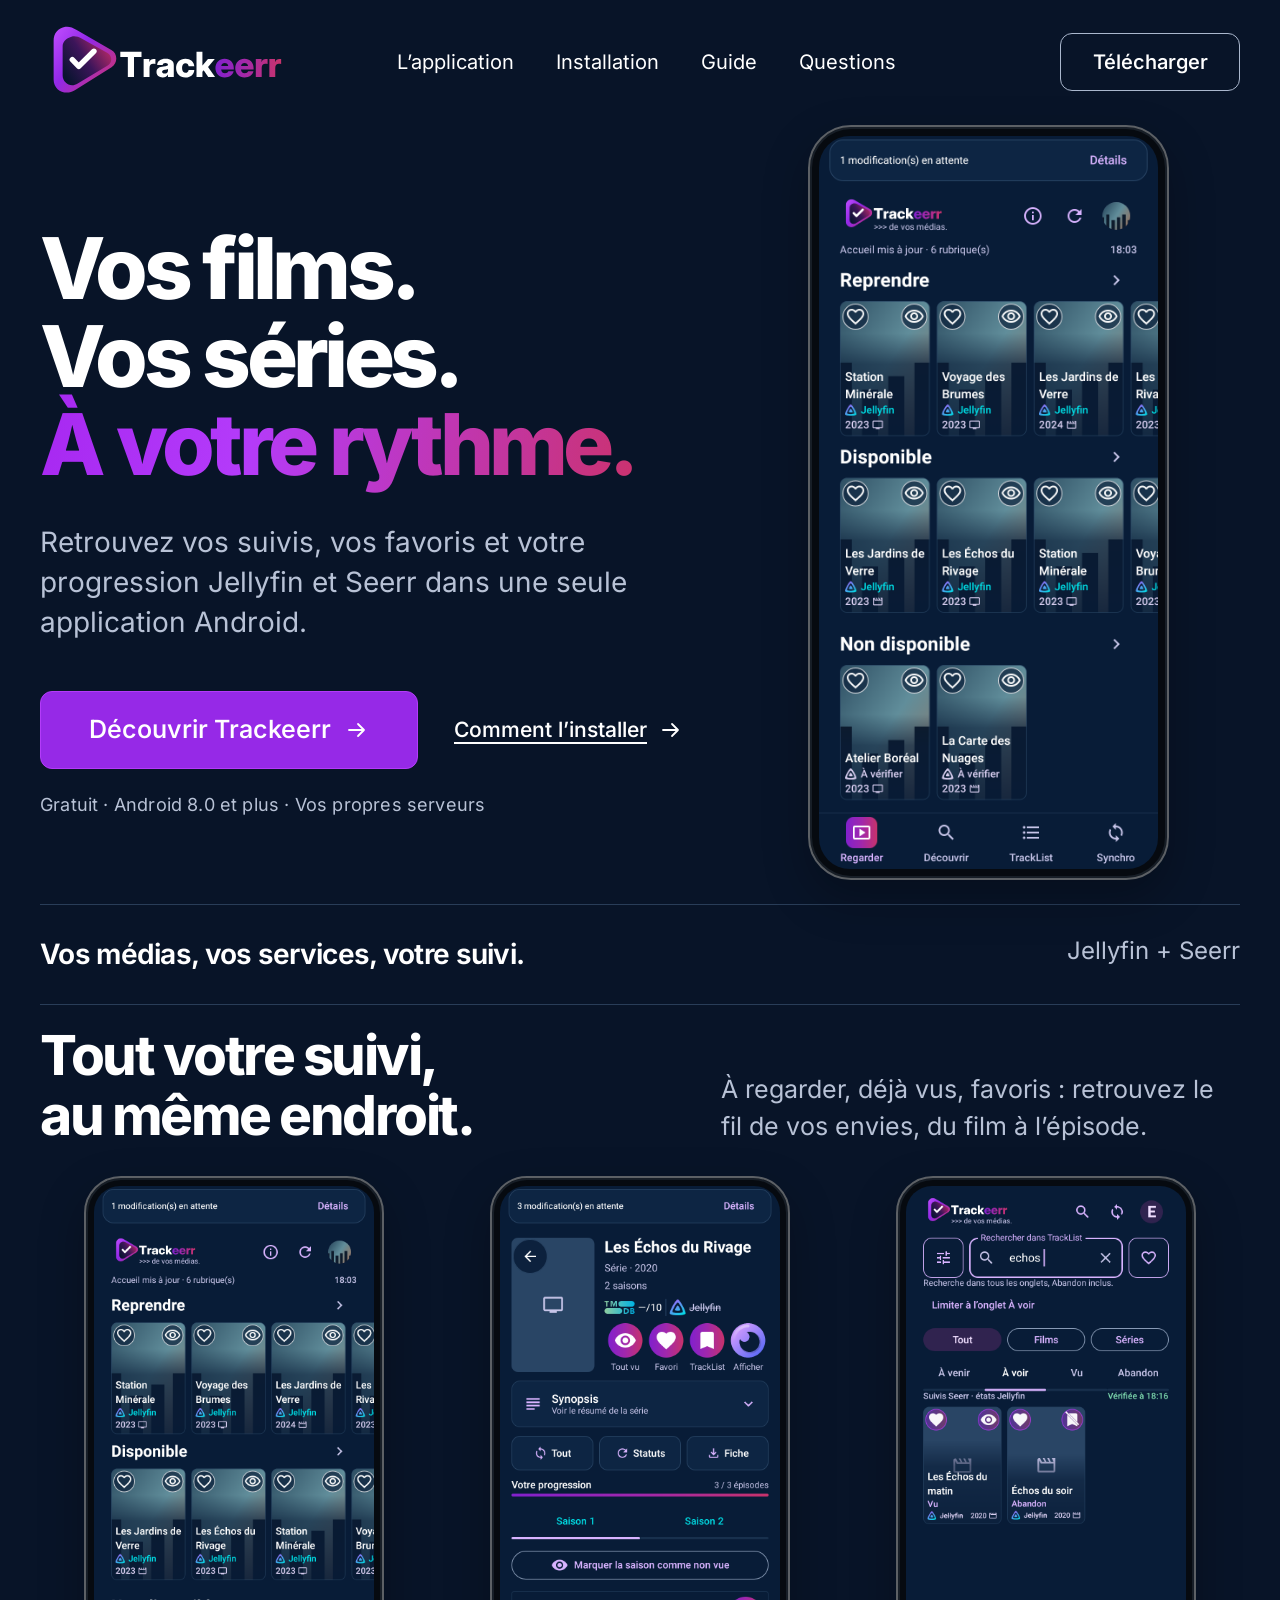
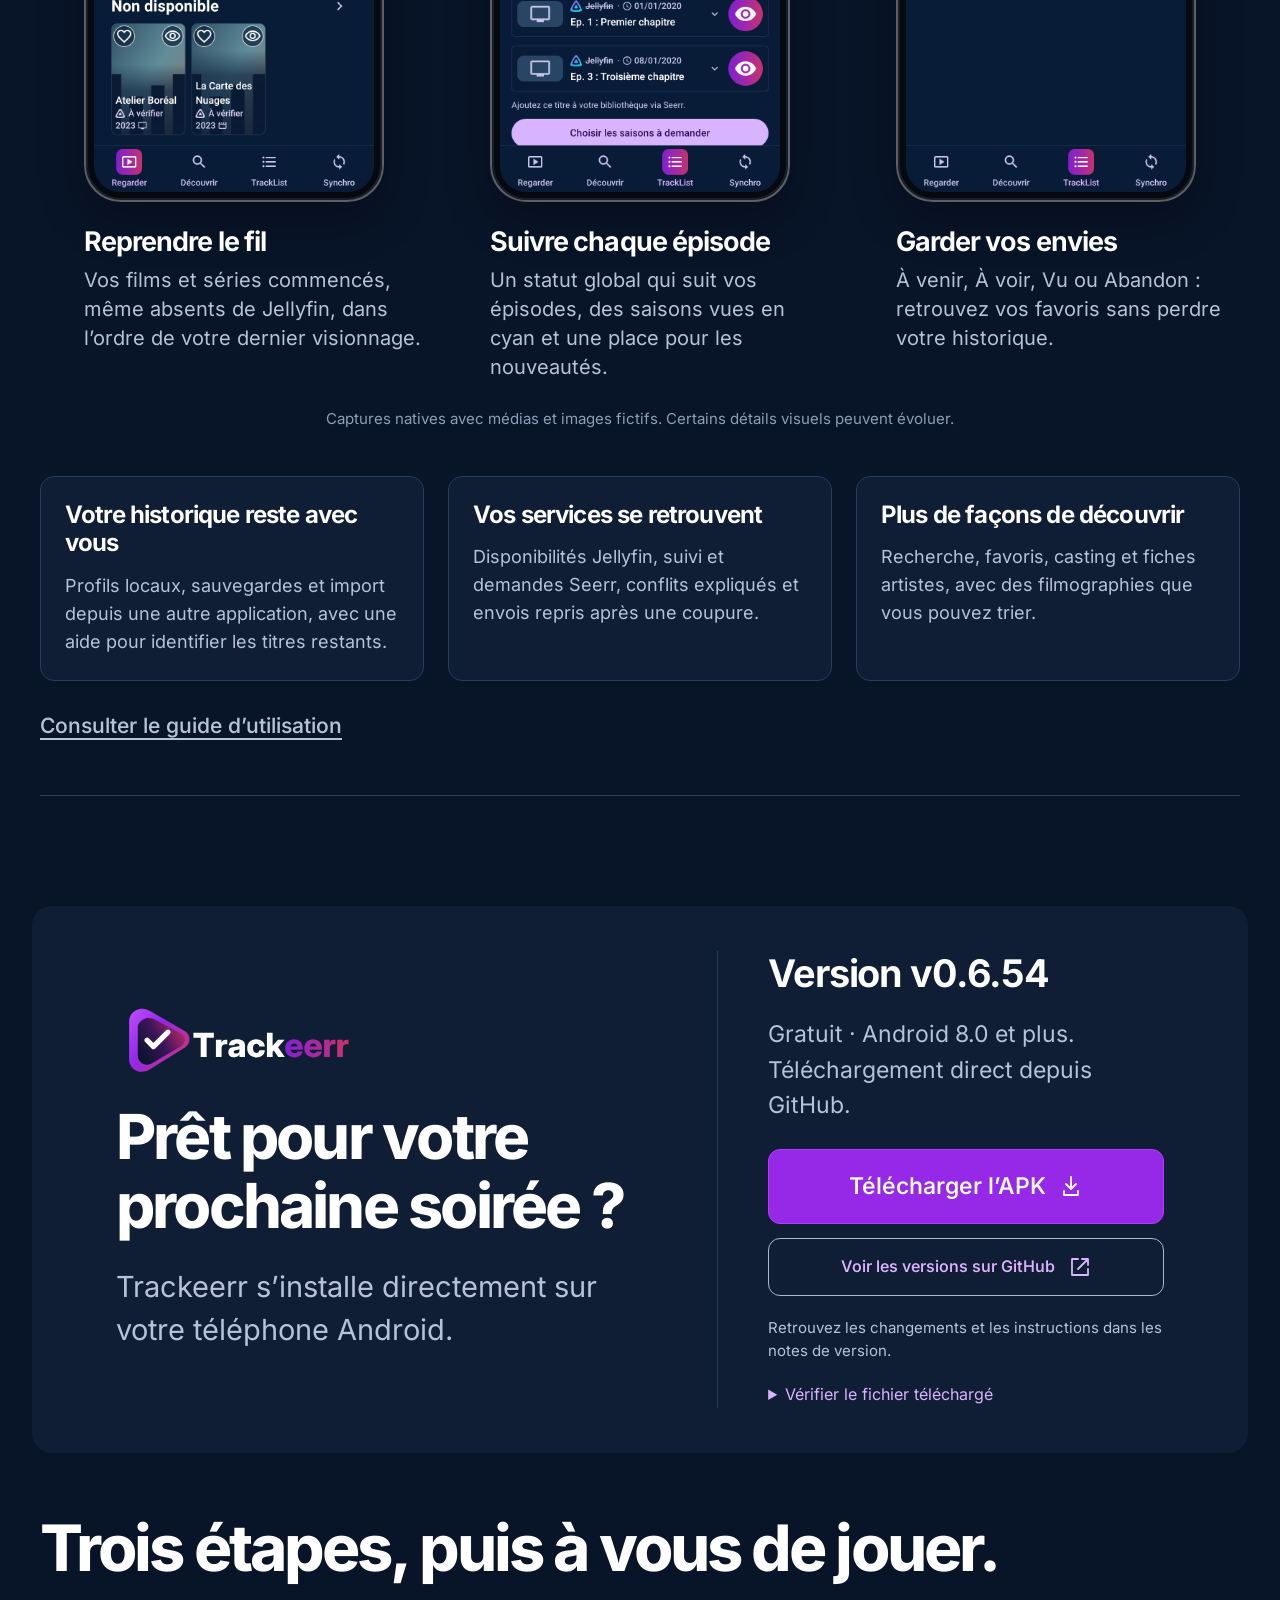
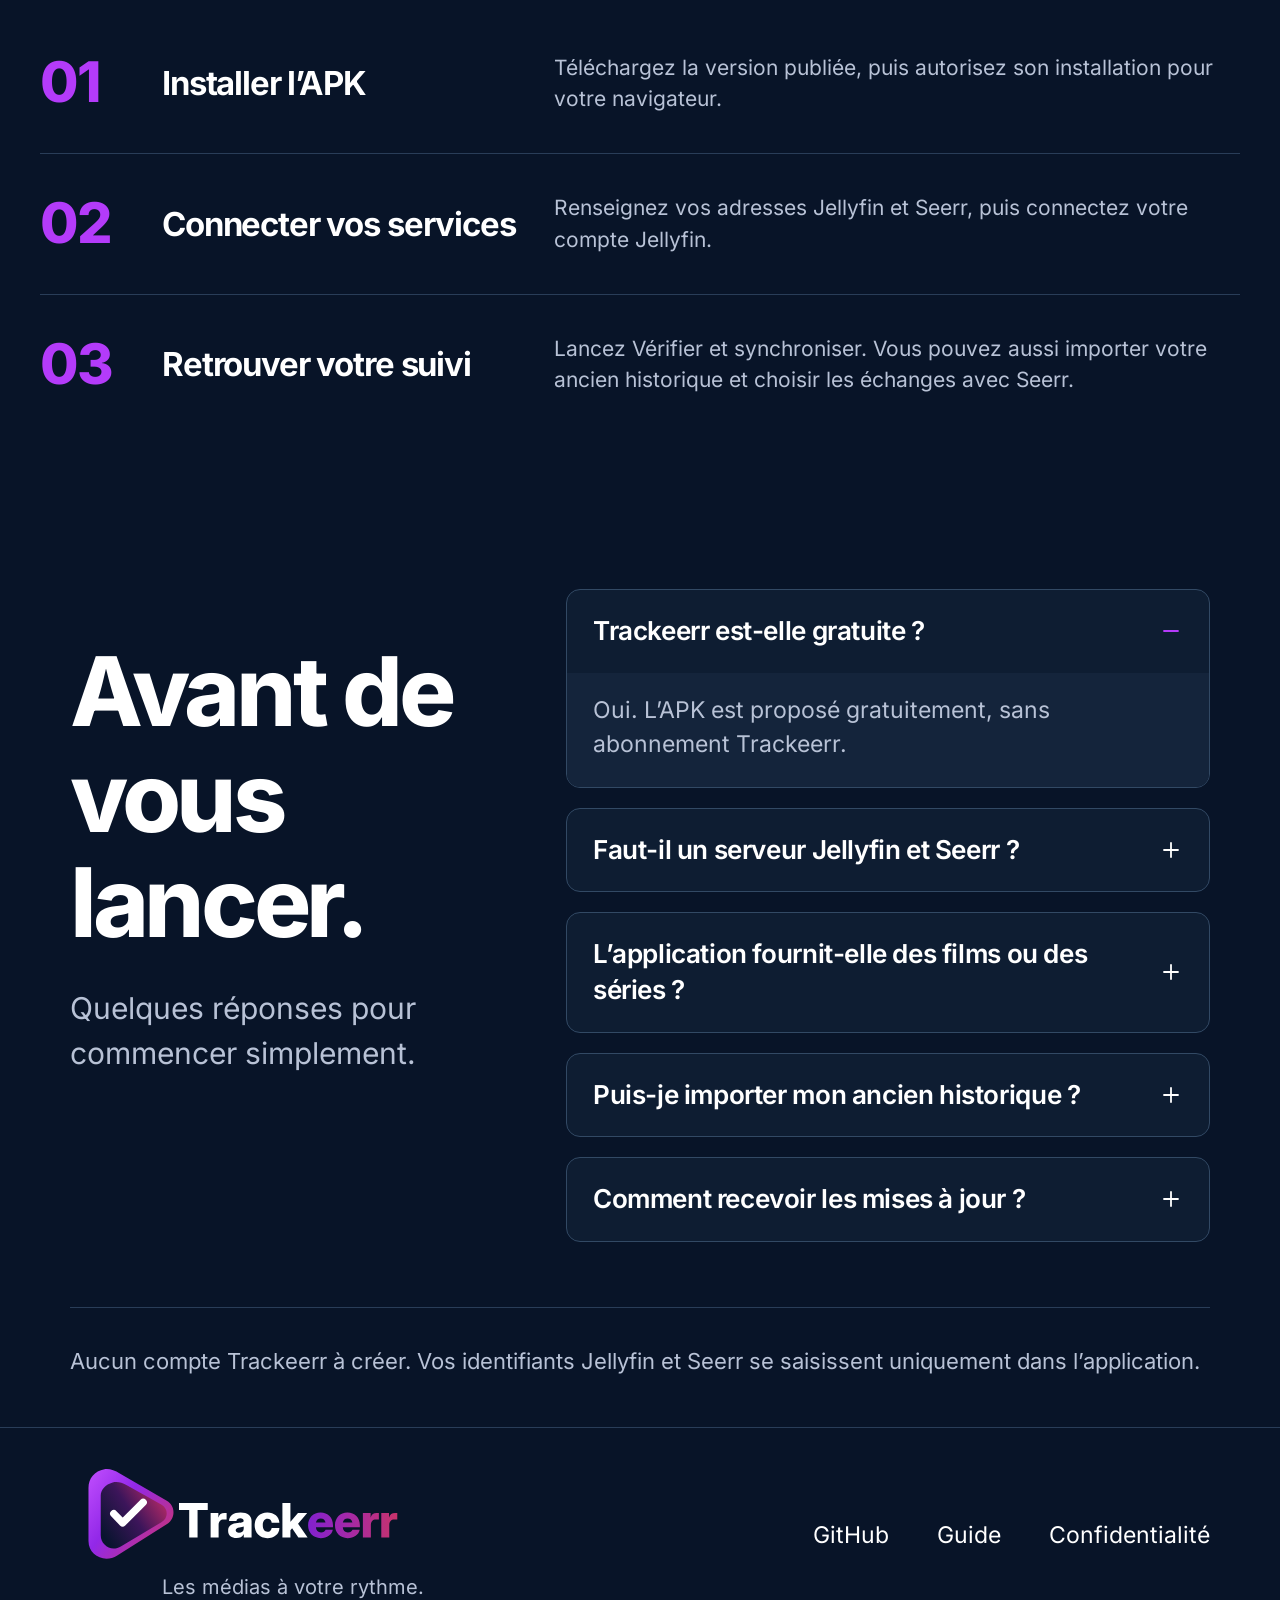
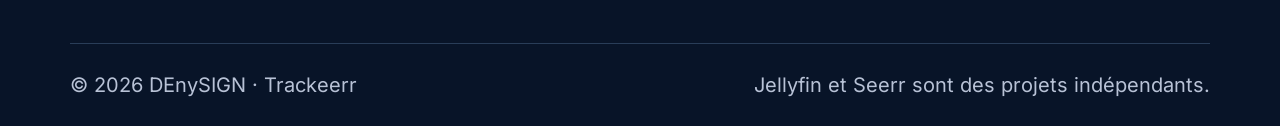
<file: docs/index.html>
<!doctype html>
<html lang="fr">
<head>
  <meta charset="utf-8">
  <meta name="viewport" content="width=device-width,initial-scale=1">
  <meta name="referrer" content="no-referrer">
  <meta http-equiv="Content-Security-Policy" content="default-src 'none'; script-src 'self'; style-src 'self'; img-src 'self'; font-src 'self'; connect-src 'self'; base-uri 'none'; form-action 'none'; object-src 'none'">
  <meta name="theme-color" content="#081428">
  <meta name="description" content="Trackeerr, l’application Android gratuite pour retrouver vos suivis, favoris et épisodes Jellyfin et Seerr au même endroit.">
  <meta property="og:type" content="website">
  <meta property="og:title" content="Trackeerr — Les médias à votre rythme.">
  <meta property="og:description" content="Vos films, vos séries et votre progression Jellyfin et Seerr dans une seule application Android.">
  <meta property="og:url" content="https://denysign.github.io/Trackeerr/">
  <title>Trackeerr — Les médias à votre rythme.</title>
  <link rel="canonical" href="https://denysign.github.io/Trackeerr/">
  <link rel="icon" type="image/svg+xml" href="./assets/brand/logo-icon.svg">
  <link rel="preload" href="./assets/fonts/inter-latin.woff2" as="font" type="font/woff2" crossorigin>
  <link rel="stylesheet" href="./assets/site.css">
  <script src="./assets/site.js" defer></script>
</head>
<body>
  <a class="skip-link" href="#contenu">Aller au contenu</a>
  <header class="header container">
    <a class="brand" href="./" aria-label="Trackeerr, accueil"><img src="./assets/brand/logo-dark-compact.svg" alt="Trackeerr" width="774" height="200"></a>
    <button class="menu-button" type="button" aria-expanded="false" aria-controls="navigation" hidden>Menu <svg viewBox="0 0 24 24" aria-hidden="true"><path d="M4 7h16M4 12h16M4 17h16"/></svg></button>
    <nav id="navigation" aria-label="Navigation principale">
      <a href="#application">L’application</a><a href="#installation">Installation</a><a href="./guide.html">Guide</a><a href="#questions">Questions</a>
    </nav>
    <a class="button button-outline header-download" href="#telecharger">Télécharger</a>
  </header>
  <main id="contenu">
    <section class="hero container" aria-labelledby="hero-title">
      <div class="hero-copy">
        <h1 id="hero-title">Vos films.<br>Vos séries.<br><span>À votre rythme.</span></h1>
        <p class="hero-description">Retrouvez vos suivis, vos favoris et votre progression Jellyfin et Seerr dans une seule application Android.</p>
        <div class="hero-actions">
          <a class="button button-primary" href="#application">Découvrir Trackeerr <svg viewBox="0 0 24 24" aria-hidden="true"><path d="M4 12h15m-6-6 6 6-6 6"/></svg></a>
          <a class="text-link" href="#installation">Comment l’installer <svg viewBox="0 0 24 24" aria-hidden="true"><path d="M4 12h15m-6-6 6 6-6 6"/></svg></a>
        </div>
        <p class="hero-note">Gratuit · Android 8.0 et plus · Vos propres serveurs</p>
      </div>
      <div class="hero-preview"><div class="phone phone-hero"><img src="./assets/screenshots/accueil.png" alt="Accueil Trackeerr : les médias à reprendre et leur disponibilité dans Jellyfin." width="780" height="1688" fetchpriority="high"></div></div>
    </section>
    <div class="service-strip container"><strong>Vos médias, vos services, votre suivi.</strong><span>Jellyfin + Seerr</span></div>

    <section class="tour container section" id="application" aria-labelledby="tour-title">
      <div class="section-intro"><h2 id="tour-title">Tout votre suivi,<br>au même endroit.</h2><p>À regarder, déjà vus, favoris : retrouvez le fil de vos envies, du film à l’épisode.</p></div>
      <div class="tour-rail">
        <figure><div class="phone"><img src="./assets/screenshots/accueil.png" alt="L’accueil rassemble les médias commencés et les contenus disponibles." width="780" height="1688" loading="lazy"></div><figcaption><h3>Reprendre le fil</h3><p>Vos films et séries commencés, même absents de Jellyfin, dans l’ordre de votre dernier visionnage.</p></figcaption></figure>
        <figure><div class="phone"><img src="./assets/screenshots/serie.png" alt="Une fiche série avec statuts et épisodes vus, dont une numérotation trouée." width="780" height="1688" loading="lazy"></div><figcaption><h3>Suivre chaque épisode</h3><p>Un statut global qui suit vos épisodes, des saisons vues en cyan et une place pour les nouveautés.</p></figcaption></figure>
        <figure><div class="phone"><img src="./assets/screenshots/tracklist.png" alt="La recherche TrackList dans les onglets À venir, À voir, Vu et Abandon." width="780" height="1688" loading="lazy"></div><figcaption><h3>Garder vos envies</h3><p>À venir, À voir, Vu ou Abandon : retrouvez vos favoris sans perdre votre historique.</p></figcaption></figure>
      </div>
      <p class="demo-caption">Captures natives avec médias et images fictifs. Certains détails visuels peuvent évoluer.</p>
      <div class="feature-grid">
        <article><h3>Votre historique reste avec vous</h3><p>Profils locaux, sauvegardes et import depuis une autre application, avec une aide pour identifier les titres restants.</p></article>
        <article><h3>Vos services se retrouvent</h3><p>Disponibilités Jellyfin, suivi et demandes Seerr, conflits expliqués et envois repris après une coupure.</p></article>
        <article><h3>Plus de façons de découvrir</h3><p>Recherche, favoris, casting et fiches artistes, avec des filmographies que vous pouvez trier.</p></article>
      </div>
      <p class="guide-link"><a class="text-link" href="./guide.html">Consulter le guide d’utilisation</a></p>
    </section>

    <section class="download container" id="telecharger" aria-labelledby="download-title">
      <div class="download-intro"><img class="download-brand" src="./assets/brand/logo-dark-compact.svg" alt="Trackeerr" width="774" height="200" loading="lazy"><h2 id="download-title">Prêt pour votre<br>prochaine soirée ?</h2><p>Trackeerr s’installe directement sur votre téléphone Android.</p></div>
      <div class="download-status" aria-live="polite">
        <h3 id="release-title">Téléchargement officiel</h3>
        <p id="release-description">Consultez la dernière version sur GitHub.</p>
        <a class="button button-primary" id="apk-download" hidden> Télécharger l’APK <svg viewBox="0 0 24 24" aria-hidden="true"><path d="M12 3v12m-5-5 5 5 5-5M5 17v4h14v-4"/></svg></a>
        <a class="button button-outline" id="release-page" href="https://github.com/DEnySIGN/Trackeerr/releases">Voir les versions sur GitHub <svg viewBox="0 0 24 24" aria-hidden="true"><path d="M14 4h6v6m0-6L10 14M10 4H4v16h16v-6"/></svg></a>
        <p class="release-note" id="release-note">APK gratuit, installé et mis à jour directement sur votre téléphone.</p>
        <details class="checksum" id="checksum" hidden><summary>Vérifier le fichier téléchargé</summary><p>Empreinte SHA-256</p><code id="checksum-value"></code><button type="button" class="text-link" id="copy-checksum">Copier l’empreinte</button><span id="copy-status" role="status"></span></details>
        <noscript><p>Consultez les versions sur GitHub pour connaître les téléchargements disponibles.</p></noscript>
      </div>
    </section>

    <section class="installation container section" id="installation" aria-labelledby="installation-title">
      <h2 id="installation-title">Trois étapes, puis à vous de jouer.</h2>
      <ol class="steps">
        <li><span class="step-number" aria-hidden="true">01</span><h3>Installer l’APK</h3><p>Téléchargez la version publiée, puis autorisez son installation pour votre navigateur.</p></li>
        <li><span class="step-number" aria-hidden="true">02</span><h3>Connecter vos services</h3><p>Renseignez vos adresses Jellyfin et Seerr, puis connectez votre compte Jellyfin.</p></li>
        <li><span class="step-number" aria-hidden="true">03</span><h3>Retrouver votre suivi</h3><p>Lancez Vérifier et synchroniser. Vous pouvez aussi importer votre ancien historique et choisir les échanges avec Seerr.</p></li>
      </ol>
    </section>

    <section class="faq container section" id="questions" aria-labelledby="faq-title">
      <div class="faq-intro"><h2 id="faq-title">Avant de<br>vous lancer.</h2><p>Quelques réponses pour commencer simplement.</p></div>
      <div class="faq-list">
        <details name="trackeerr-faq" open><summary>Trackeerr est-elle gratuite ?<svg viewBox="0 0 24 24" aria-hidden="true"><path d="M5 12h14m-7-7v14"/></svg></summary><p>Oui. L’APK est proposé gratuitement, sans abonnement Trackeerr.</p></details>
        <details name="trackeerr-faq"><summary>Faut-il un serveur Jellyfin et Seerr ?<svg viewBox="0 0 24 24" aria-hidden="true"><path d="M5 12h14m-7-7v14"/></svg></summary><p>Oui. Il vous faut un compte Jellyfin et une instance Seerr reliée à ce serveur, avec l’authentification Jellyfin activée. Vous utilisez les adresses fournies par votre administrateur.</p></details>
        <details name="trackeerr-faq"><summary>L’application fournit-elle des films ou des séries ?<svg viewBox="0 0 24 24" aria-hidden="true"><path d="M5 12h14m-7-7v14"/></svg></summary><p>Trackeerr organise le suivi de vos médias et de vos demandes. Elle ne fournit aucun film, aucune série et aucun serveur de streaming.</p></details>
        <details name="trackeerr-faq"><summary>Puis-je importer mon ancien historique ?<svg viewBox="0 0 24 24" aria-hidden="true"><path d="M5 12h14m-7-7v14"/></svg></summary><p>Oui. Dans Profil, un prompt à copier vous aide à faire convertir votre sauvegarde par l’IA de votre choix. Importez ensuite le fichier converti : les états vrais sont conservés, et les films et séries rejoignent votre TrackList. Le bilan signale les titres non identifiés.</p></details>
        <details name="trackeerr-faq"><summary>Comment recevoir les mises à jour ?<svg viewBox="0 0 24 24" aria-hidden="true"><path d="M5 12h14m-7-7v14"/></svg></summary><p>Dans Profil, activez la vérification automatique une fois par jour ou utilisez Vérifier maintenant. Trackeerr propose l’APK officiel ; votre navigateur le télécharge et Android confirme son installation. Installez par-dessus, sans désinstaller.</p></details>
      </div>
    </section>
    <p class="privacy-line container">Aucun compte Trackeerr à créer. Vos identifiants Jellyfin et Seerr se saisissent uniquement dans l’application.</p>
  </main>
  <footer class="footer">
    <div class="footer-main container"><div><a class="brand" href="./" aria-label="Trackeerr, accueil"><img src="./assets/brand/logo-dark-compact.svg" alt="Trackeerr" width="774" height="200" loading="lazy"></a><p>Les médias à votre rythme.</p></div><nav aria-label="Informations"><a href="https://github.com/DEnySIGN/Trackeerr">GitHub</a><a href="./guide.html">Guide</a><a href="./confidentialite.html">Confidentialité</a></nav></div>
    <div class="footer-bottom container"><span>© 2026 DEnySIGN · Trackeerr</span><span>Jellyfin et Seerr sont des projets indépendants.</span></div>
  </footer>
</body>
</html>
</file>
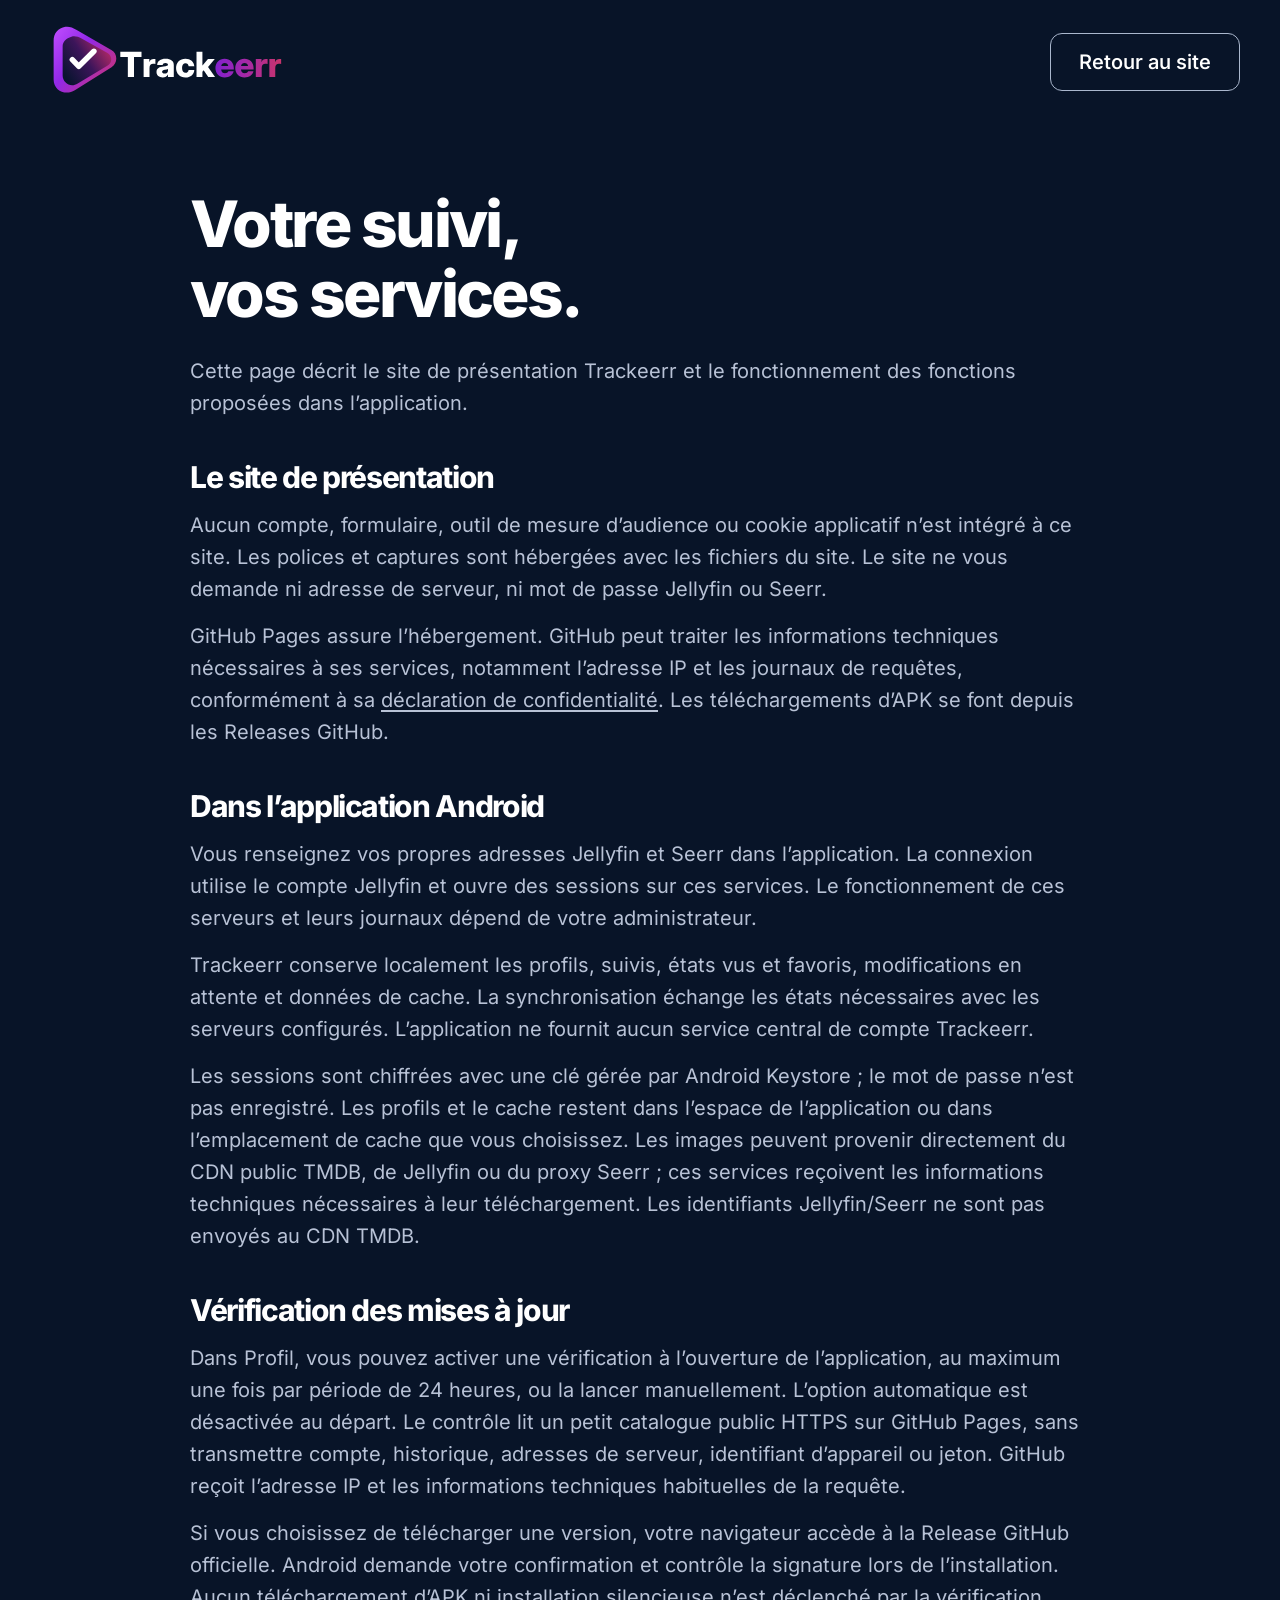
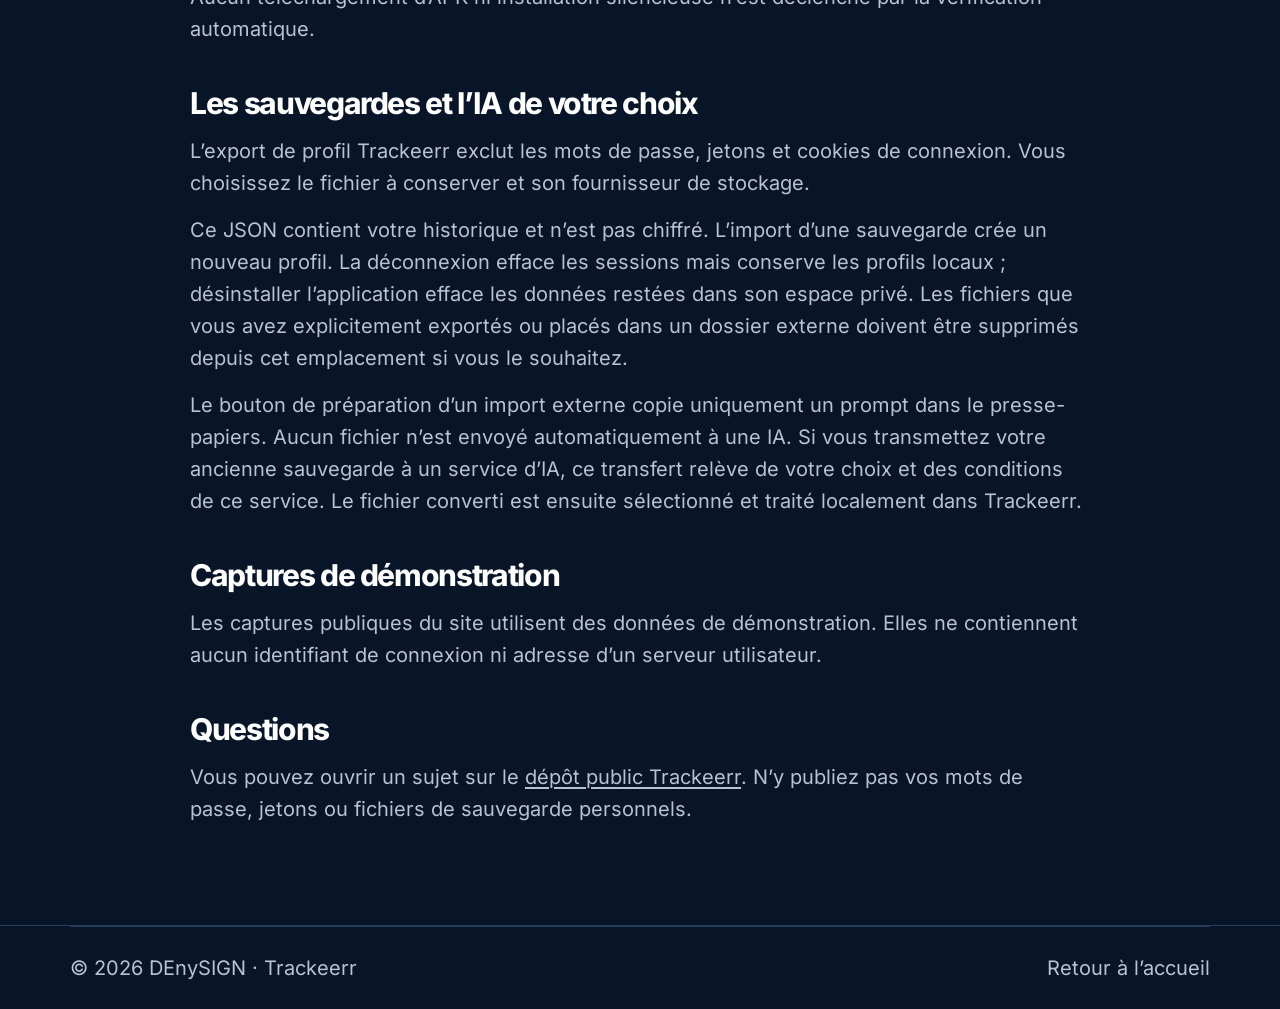
<file: docs/confidentialite.html>
<!doctype html>
<html lang="fr">
<head>
<meta charset="utf-8"><meta name="viewport" content="width=device-width,initial-scale=1"><meta name="theme-color" content="#081428">
<meta name="referrer" content="no-referrer">
<meta http-equiv="Content-Security-Policy" content="default-src 'none'; script-src 'self'; style-src 'self'; img-src 'self'; font-src 'self'; connect-src 'self'; base-uri 'none'; form-action 'none'; object-src 'none'">
<title>Confidentialité — Trackeerr</title><meta name="description" content="Comment fonctionnent le site Trackeerr, les connexions aux serveurs et l’import de sauvegardes.">
<link rel="icon" type="image/svg+xml" href="./assets/brand/logo-icon.svg"><link rel="stylesheet" href="./assets/site.css">
<link rel="canonical" href="https://denysign.github.io/Trackeerr/confidentialite.html">
</head>
<body>
<a class="skip-link" href="#contenu">Aller au contenu</a>
<header class="header container"><a class="brand" href="./" aria-label="Trackeerr, accueil"><img src="./assets/brand/logo-dark-compact.svg" alt="Trackeerr" width="774" height="200"></a><a class="button button-outline" href="./">Retour au site</a></header>
<main class="legal container" id="contenu">
<h1>Votre suivi,<br>vos services.</h1>
<p>Cette page décrit le site de présentation Trackeerr et le fonctionnement des fonctions proposées dans l’application.</p>
<h2>Le site de présentation</h2>
<p>Aucun compte, formulaire, outil de mesure d’audience ou cookie applicatif n’est intégré à ce site. Les polices et captures sont hébergées avec les fichiers du site. Le site ne vous demande ni adresse de serveur, ni mot de passe Jellyfin ou Seerr.</p>
<p>GitHub Pages assure l’hébergement. GitHub peut traiter les informations techniques nécessaires à ses services, notamment l’adresse IP et les journaux de requêtes, conformément à sa <a href="https://docs.github.com/fr/site-policy/privacy-policies/github-general-privacy-statement">déclaration de confidentialité</a>. Les téléchargements d’APK se font depuis les Releases GitHub.</p>
<h2>Dans l’application Android</h2>
<p>Vous renseignez vos propres adresses Jellyfin et Seerr dans l’application. La connexion utilise le compte Jellyfin et ouvre des sessions sur ces services. Le fonctionnement de ces serveurs et leurs journaux dépend de votre administrateur.</p>
<p>Trackeerr conserve localement les profils, suivis, états vus et favoris, modifications en attente et données de cache. La synchronisation échange les états nécessaires avec les serveurs configurés. L’application ne fournit aucun service central de compte Trackeerr.</p>
<p>Les sessions sont chiffrées avec une clé gérée par Android Keystore ; le mot de passe n’est pas enregistré. Les profils et le cache restent dans l’espace de l’application ou dans l’emplacement de cache que vous choisissez. Les images peuvent provenir directement du CDN public TMDB, de Jellyfin ou du proxy Seerr ; ces services reçoivent les informations techniques nécessaires à leur téléchargement. Les identifiants Jellyfin/Seerr ne sont pas envoyés au CDN TMDB.</p>
<h2>Vérification des mises à jour</h2>
<p>Dans Profil, vous pouvez activer une vérification à l’ouverture de l’application, au maximum une fois par période de 24 heures, ou la lancer manuellement. L’option automatique est désactivée au départ. Le contrôle lit un petit catalogue public HTTPS sur GitHub Pages, sans transmettre compte, historique, adresses de serveur, identifiant d’appareil ou jeton. GitHub reçoit l’adresse IP et les informations techniques habituelles de la requête.</p>
<p>Si vous choisissez de télécharger une version, votre navigateur accède à la Release GitHub officielle. Android demande votre confirmation et contrôle la signature lors de l’installation. Aucun téléchargement d’APK ni installation silencieuse n’est déclenché par la vérification automatique.</p>
<h2>Les sauvegardes et l’IA de votre choix</h2>
<p>L’export de profil Trackeerr exclut les mots de passe, jetons et cookies de connexion. Vous choisissez le fichier à conserver et son fournisseur de stockage.</p>
<p>Ce JSON contient votre historique et n’est pas chiffré. L’import d’une sauvegarde crée un nouveau profil. La déconnexion efface les sessions mais conserve les profils locaux ; désinstaller l’application efface les données restées dans son espace privé. Les fichiers que vous avez explicitement exportés ou placés dans un dossier externe doivent être supprimés depuis cet emplacement si vous le souhaitez.</p>
<p>Le bouton de préparation d’un import externe copie uniquement un prompt dans le presse-papiers. Aucun fichier n’est envoyé automatiquement à une IA. Si vous transmettez votre ancienne sauvegarde à un service d’IA, ce transfert relève de votre choix et des conditions de ce service. Le fichier converti est ensuite sélectionné et traité localement dans Trackeerr.</p>
<h2>Captures de démonstration</h2>
<p>Les captures publiques du site utilisent des données de démonstration. Elles ne contiennent aucun identifiant de connexion ni adresse d’un serveur utilisateur.</p>
<h2>Questions</h2>
<p>Vous pouvez ouvrir un sujet sur le <a href="https://github.com/DEnySIGN/Trackeerr/issues">dépôt public Trackeerr</a>. N’y publiez pas vos mots de passe, jetons ou fichiers de sauvegarde personnels.</p>
</main>
<footer class="footer"><div class="footer-bottom container"><span>© 2026 DEnySIGN · Trackeerr</span><a href="./">Retour à l’accueil</a></div></footer>
</body>
</html>
</file>
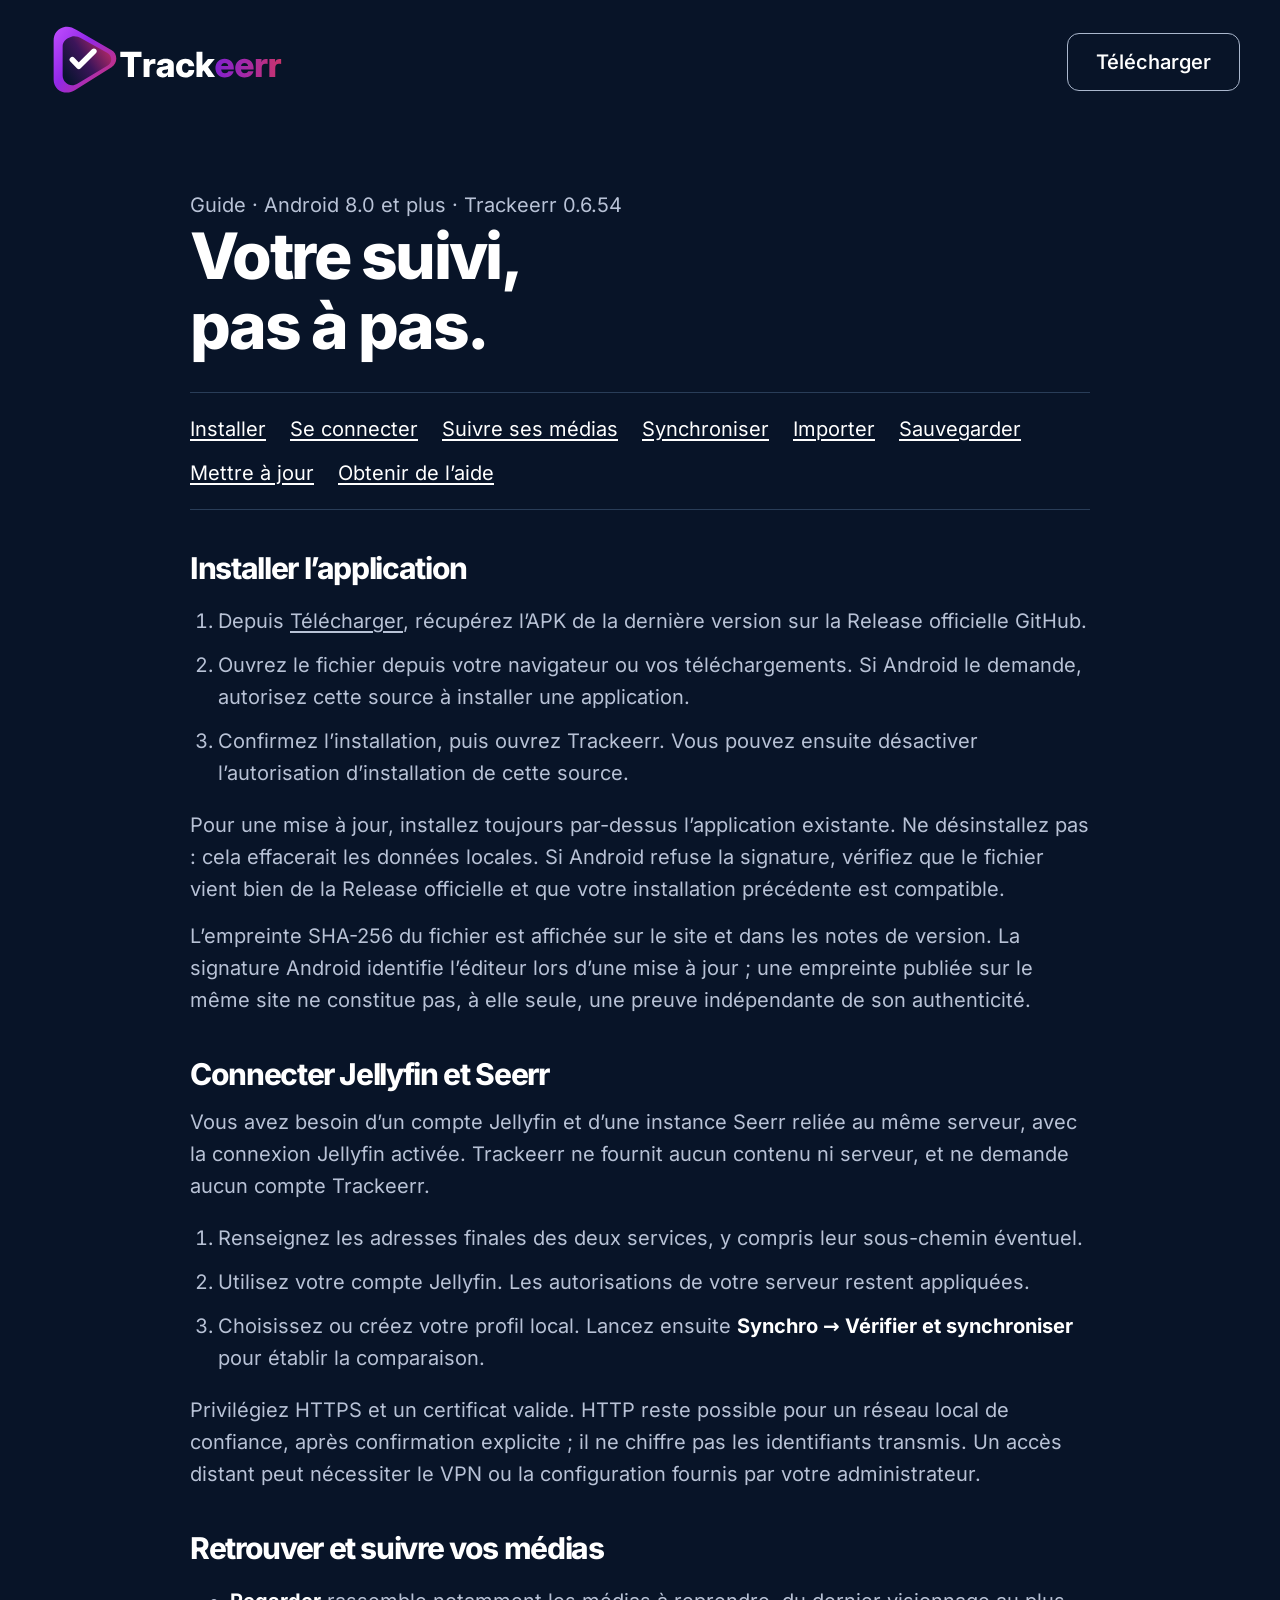
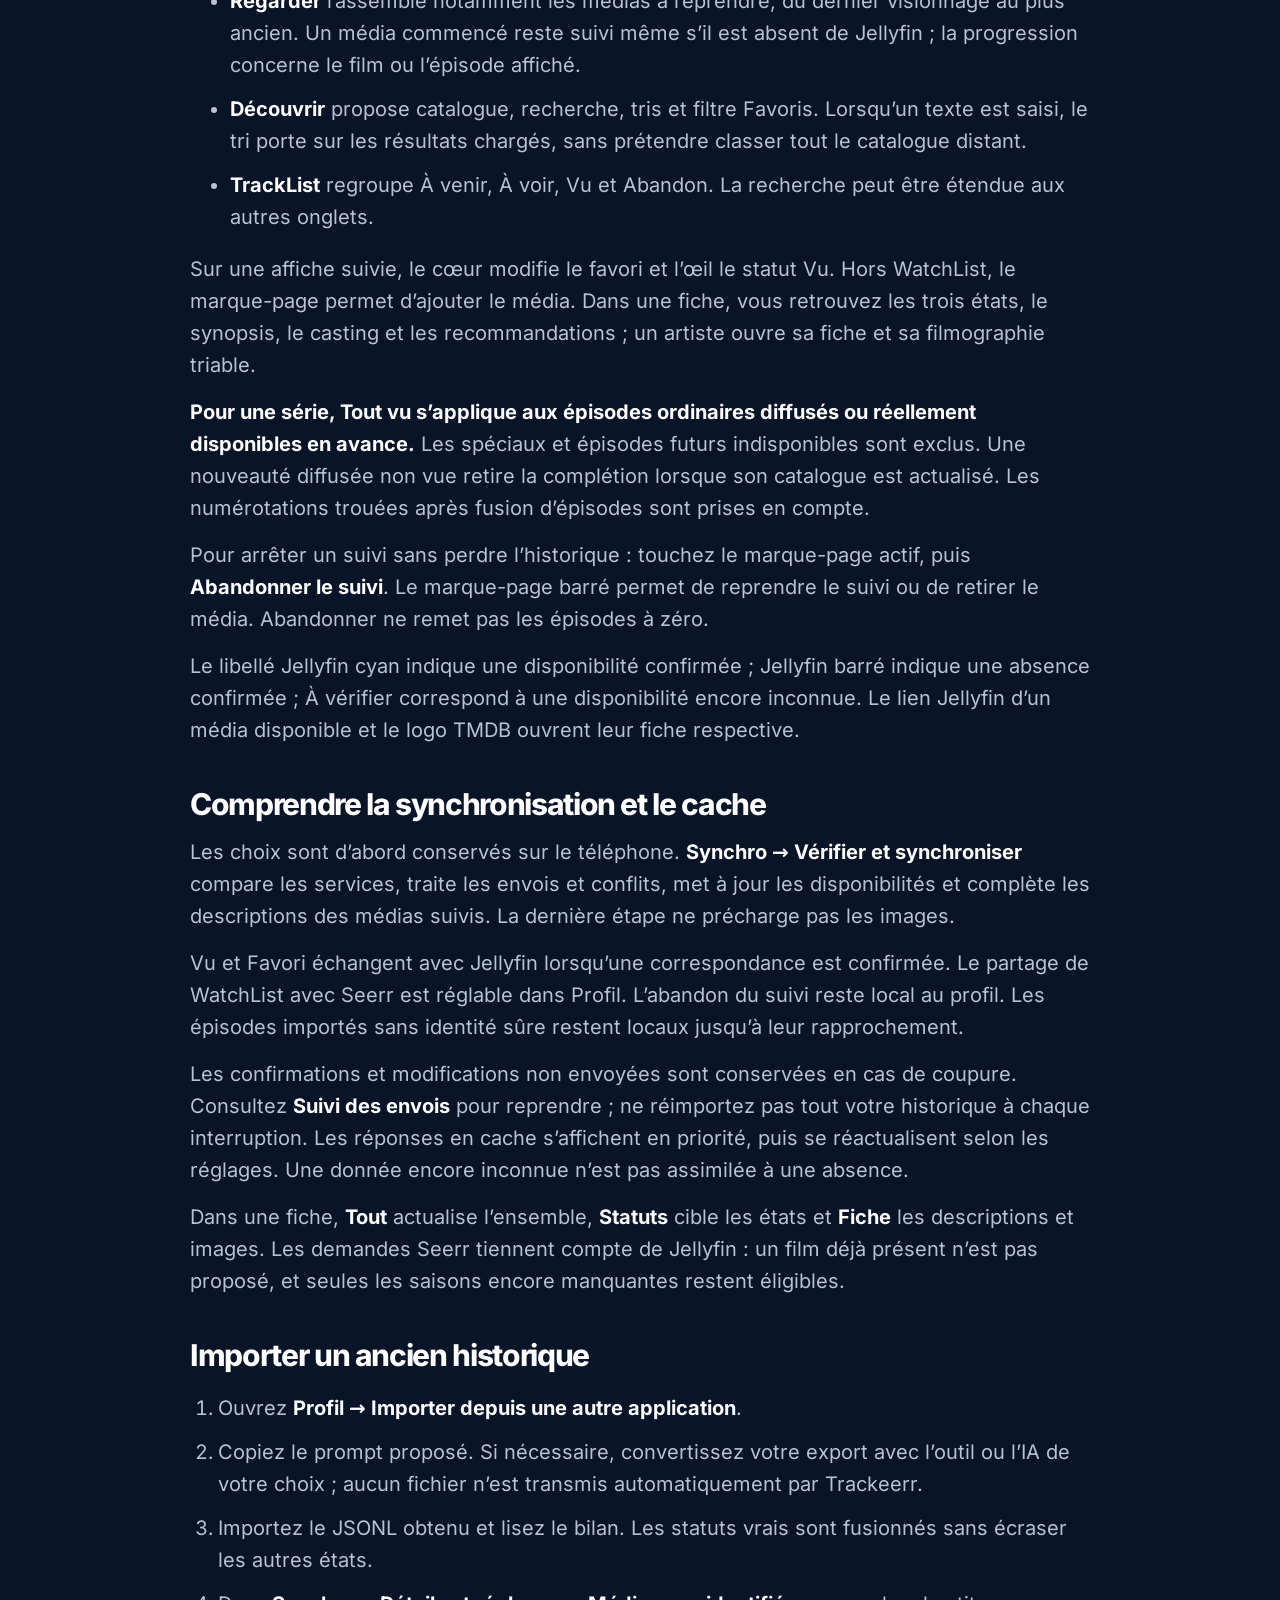
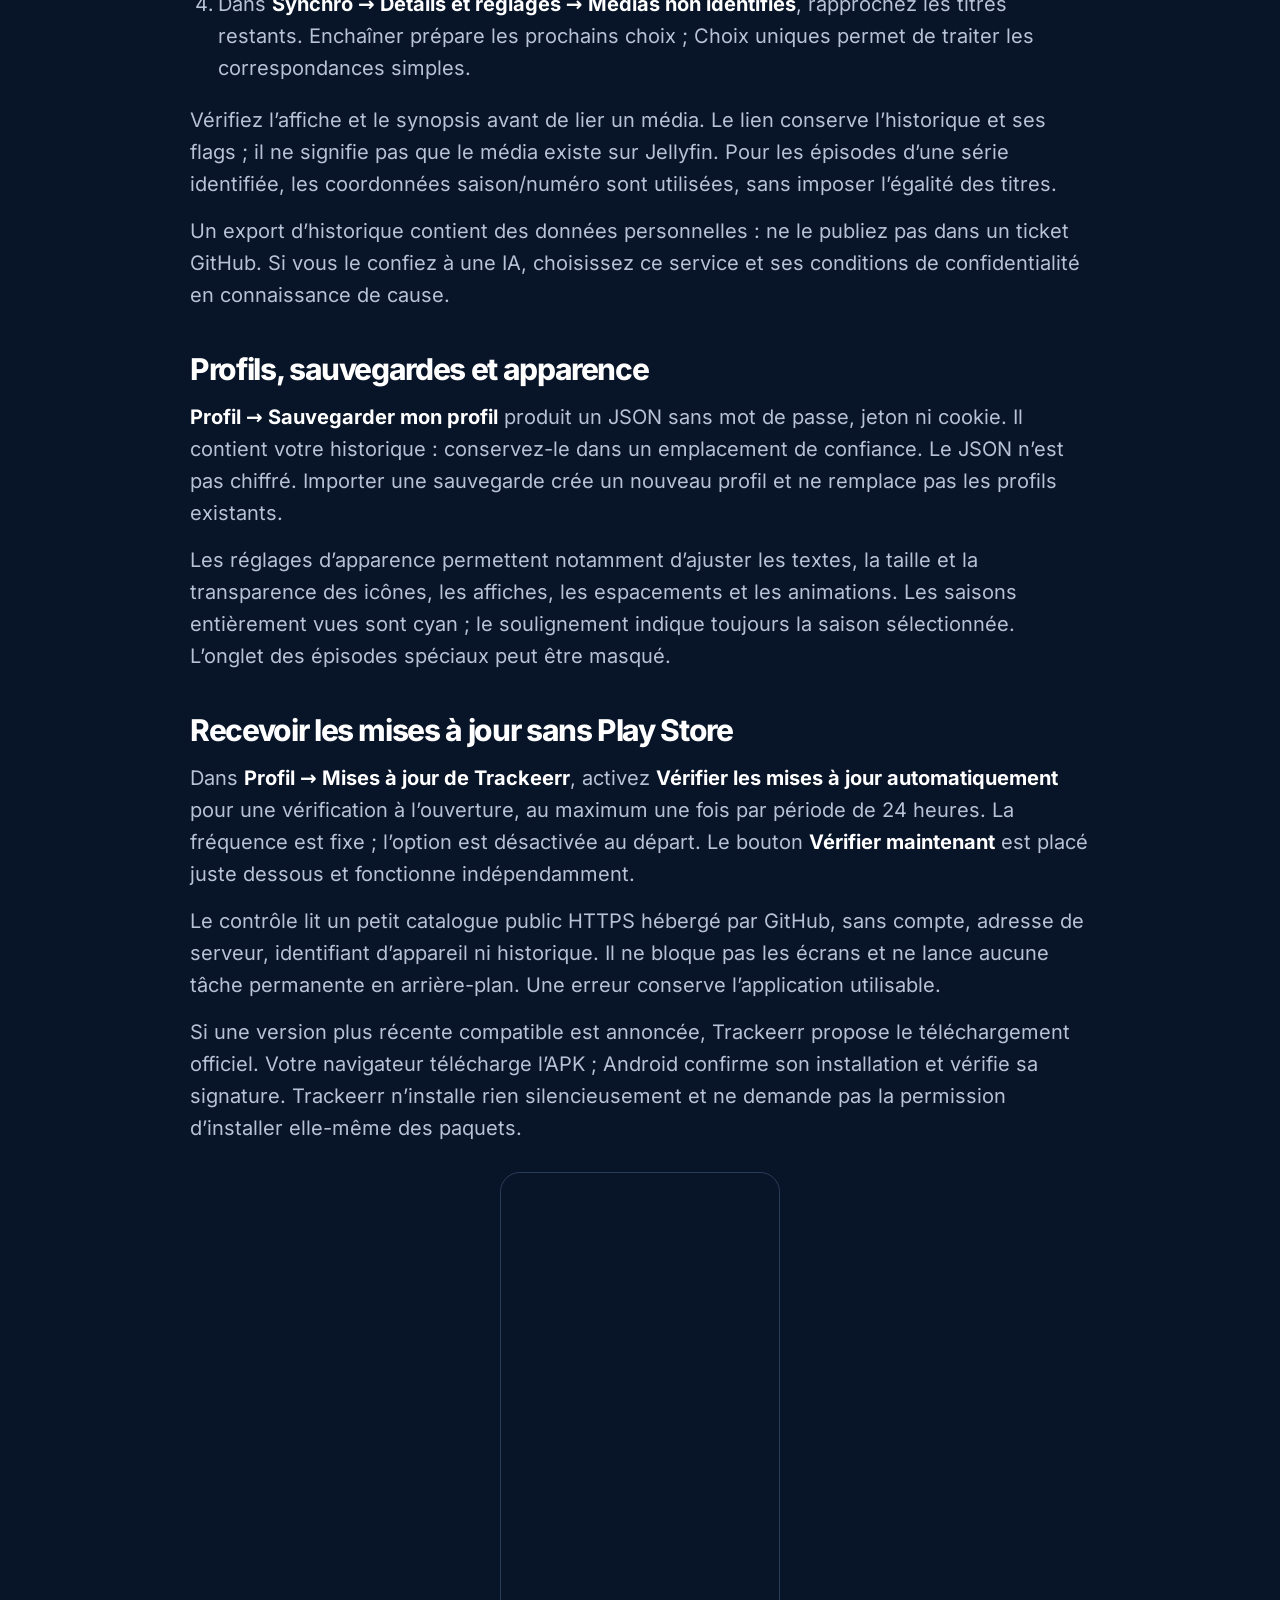
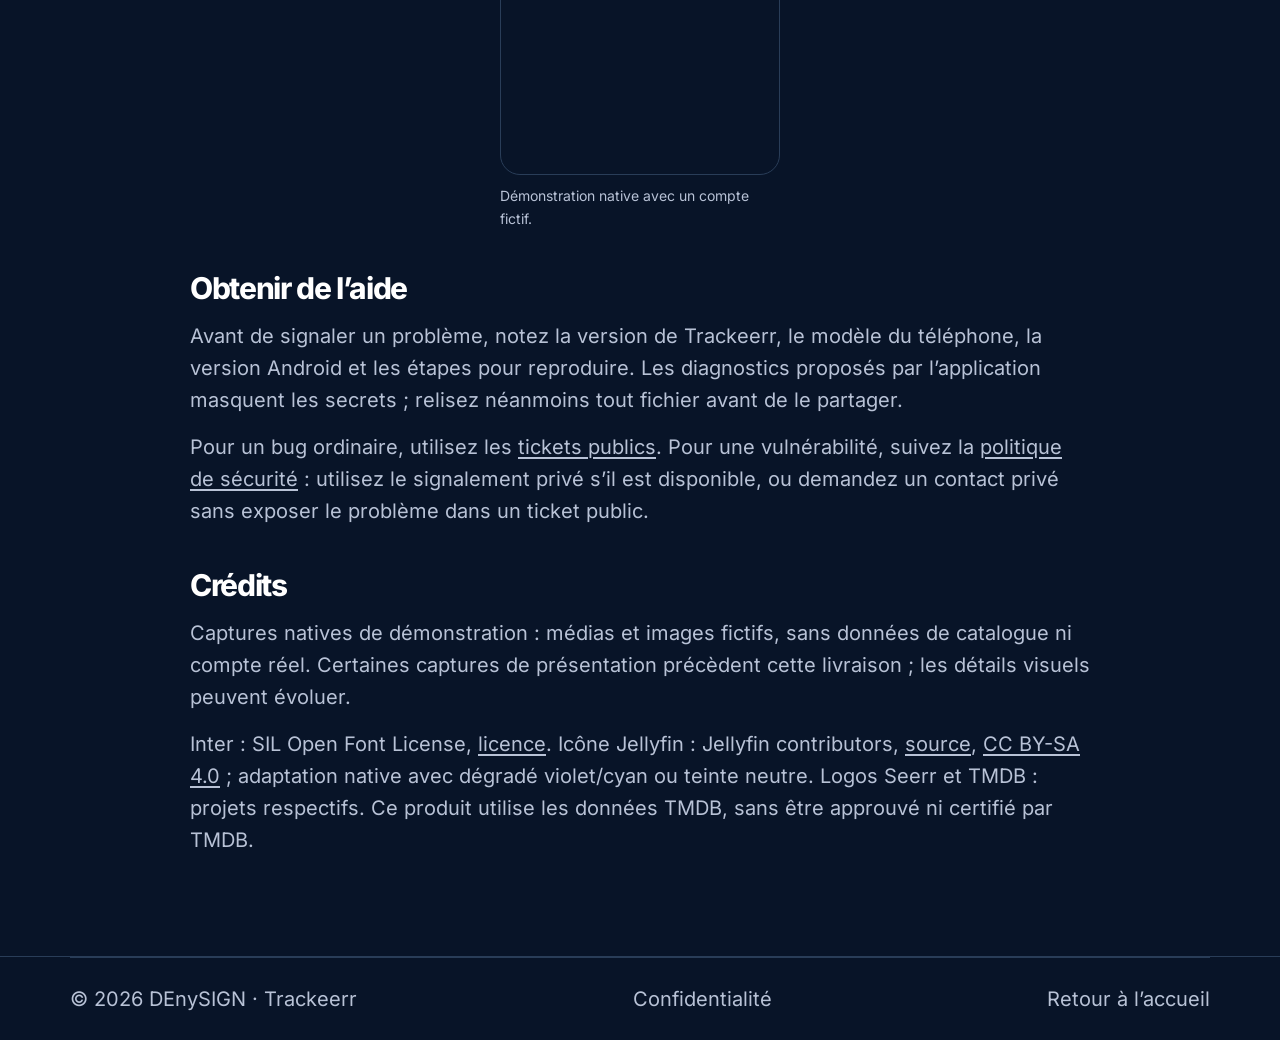
<file: docs/guide.html>
<!doctype html>
<html lang="fr">
<head>
  <meta charset="utf-8">
  <meta name="viewport" content="width=device-width,initial-scale=1">
  <meta name="referrer" content="no-referrer">
  <meta http-equiv="Content-Security-Policy" content="default-src 'none'; script-src 'self'; style-src 'self'; img-src 'self'; font-src 'self'; connect-src 'self'; base-uri 'none'; form-action 'none'; object-src 'none'">
  <meta name="description" content="Installer et utiliser Trackeerr : connexion Jellyfin et Seerr, TrackList, épisodes, imports, sauvegardes et mises à jour Android.">
  <title>Guide d’utilisation — Trackeerr</title>
  <link rel="canonical" href="https://denysign.github.io/Trackeerr/guide.html">
  <link rel="icon" type="image/svg+xml" href="./assets/brand/logo-icon.svg">
  <link rel="stylesheet" href="./assets/site.css">
</head>
<body>
<a class="skip-link" href="#contenu">Aller au contenu</a>
<header class="header container"><a class="brand" href="./" aria-label="Trackeerr, accueil"><img src="./assets/brand/logo-dark-compact.svg" alt="Trackeerr" width="774" height="200"></a><a class="button button-outline" href="./#telecharger">Télécharger</a></header>
<main class="legal container" id="contenu">
<p>Guide · Android 8.0 et plus · Trackeerr 0.6.54</p>
<h1>Votre suivi,<br>pas à pas.</h1>
<nav class="guide-contents" aria-label="Sommaire du guide"><a href="#installer">Installer</a><a href="#connecter">Se connecter</a><a href="#suivre">Suivre ses médias</a><a href="#synchroniser">Synchroniser</a><a href="#importer">Importer</a><a href="#sauvegarder">Sauvegarder</a><a href="#actualiser">Mettre à jour</a><a href="#aide">Obtenir de l’aide</a></nav>

<section id="installer"><h2>Installer l’application</h2>
<ol><li>Depuis <a href="./#telecharger">Télécharger</a>, récupérez l’APK de la dernière version sur la Release officielle GitHub.</li><li>Ouvrez le fichier depuis votre navigateur ou vos téléchargements. Si Android le demande, autorisez cette source à installer une application.</li><li>Confirmez l’installation, puis ouvrez Trackeerr. Vous pouvez ensuite désactiver l’autorisation d’installation de cette source.</li></ol>
<p>Pour une mise à jour, installez toujours par-dessus l’application existante. Ne désinstallez pas : cela effacerait les données locales. Si Android refuse la signature, vérifiez que le fichier vient bien de la Release officielle et que votre installation précédente est compatible.</p>
<p>L’empreinte SHA-256 du fichier est affichée sur le site et dans les notes de version. La signature Android identifie l’éditeur lors d’une mise à jour ; une empreinte publiée sur le même site ne constitue pas, à elle seule, une preuve indépendante de son authenticité.</p></section>

<section id="connecter"><h2>Connecter Jellyfin et Seerr</h2>
<p>Vous avez besoin d’un compte Jellyfin et d’une instance Seerr reliée au même serveur, avec la connexion Jellyfin activée. Trackeerr ne fournit aucun contenu ni serveur, et ne demande aucun compte Trackeerr.</p>
<ol><li>Renseignez les adresses finales des deux services, y compris leur sous-chemin éventuel.</li><li>Utilisez votre compte Jellyfin. Les autorisations de votre serveur restent appliquées.</li><li>Choisissez ou créez votre profil local. Lancez ensuite <strong>Synchro → Vérifier et synchroniser</strong> pour établir la comparaison.</li></ol>
<p>Privilégiez HTTPS et un certificat valide. HTTP reste possible pour un réseau local de confiance, après confirmation explicite ; il ne chiffre pas les identifiants transmis. Un accès distant peut nécessiter le VPN ou la configuration fournis par votre administrateur.</p></section>

<section id="suivre"><h2>Retrouver et suivre vos médias</h2>
<ul><li><strong>Regarder</strong> rassemble notamment les médias à reprendre, du dernier visionnage au plus ancien. Un média commencé reste suivi même s’il est absent de Jellyfin ; la progression concerne le film ou l’épisode affiché.</li><li><strong>Découvrir</strong> propose catalogue, recherche, tris et filtre Favoris. Lorsqu’un texte est saisi, le tri porte sur les résultats chargés, sans prétendre classer tout le catalogue distant.</li><li><strong>TrackList</strong> regroupe À venir, À voir, Vu et Abandon. La recherche peut être étendue aux autres onglets.</li></ul>
<p>Sur une affiche suivie, le cœur modifie le favori et l’œil le statut Vu. Hors WatchList, le marque-page permet d’ajouter le média. Dans une fiche, vous retrouvez les trois états, le synopsis, le casting et les recommandations ; un artiste ouvre sa fiche et sa filmographie triable.</p>
<p><strong>Pour une série, Tout vu s’applique aux épisodes ordinaires diffusés ou réellement disponibles en avance.</strong> Les spéciaux et épisodes futurs indisponibles sont exclus. Une nouveauté diffusée non vue retire la complétion lorsque son catalogue est actualisé. Les numérotations trouées après fusion d’épisodes sont prises en compte.</p>
<p>Pour arrêter un suivi sans perdre l’historique : touchez le marque-page actif, puis <strong>Abandonner le suivi</strong>. Le marque-page barré permet de reprendre le suivi ou de retirer le média. Abandonner ne remet pas les épisodes à zéro.</p>
<p>Le libellé Jellyfin cyan indique une disponibilité confirmée ; Jellyfin barré indique une absence confirmée ; À vérifier correspond à une disponibilité encore inconnue. Le lien Jellyfin d’un média disponible et le logo TMDB ouvrent leur fiche respective.</p></section>

<section id="synchroniser"><h2>Comprendre la synchronisation et le cache</h2>
<p>Les choix sont d’abord conservés sur le téléphone. <strong>Synchro → Vérifier et synchroniser</strong> compare les services, traite les envois et conflits, met à jour les disponibilités et complète les descriptions des médias suivis. La dernière étape ne précharge pas les images.</p>
<p>Vu et Favori échangent avec Jellyfin lorsqu’une correspondance est confirmée. Le partage de WatchList avec Seerr est réglable dans Profil. L’abandon du suivi reste local au profil. Les épisodes importés sans identité sûre restent locaux jusqu’à leur rapprochement.</p>
<p>Les confirmations et modifications non envoyées sont conservées en cas de coupure. Consultez <strong>Suivi des envois</strong> pour reprendre ; ne réimportez pas tout votre historique à chaque interruption. Les réponses en cache s’affichent en priorité, puis se réactualisent selon les réglages. Une donnée encore inconnue n’est pas assimilée à une absence.</p>
<p>Dans une fiche, <strong>Tout</strong> actualise l’ensemble, <strong>Statuts</strong> cible les états et <strong>Fiche</strong> les descriptions et images. Les demandes Seerr tiennent compte de Jellyfin : un film déjà présent n’est pas proposé, et seules les saisons encore manquantes restent éligibles.</p></section>

<section id="importer"><h2>Importer un ancien historique</h2>
<ol><li>Ouvrez <strong>Profil → Importer depuis une autre application</strong>.</li><li>Copiez le prompt proposé. Si nécessaire, convertissez votre export avec l’outil ou l’IA de votre choix ; aucun fichier n’est transmis automatiquement par Trackeerr.</li><li>Importez le JSONL obtenu et lisez le bilan. Les statuts vrais sont fusionnés sans écraser les autres états.</li><li>Dans <strong>Synchro → Détails et réglages → Médias non identifiés</strong>, rapprochez les titres restants. Enchaîner prépare les prochains choix ; Choix uniques permet de traiter les correspondances simples.</li></ol>
<p>Vérifiez l’affiche et le synopsis avant de lier un média. Le lien conserve l’historique et ses flags ; il ne signifie pas que le média existe sur Jellyfin. Pour les épisodes d’une série identifiée, les coordonnées saison/numéro sont utilisées, sans imposer l’égalité des titres.</p>
<p>Un export d’historique contient des données personnelles : ne le publiez pas dans un ticket GitHub. Si vous le confiez à une IA, choisissez ce service et ses conditions de confidentialité en connaissance de cause.</p></section>

<section id="sauvegarder"><h2>Profils, sauvegardes et apparence</h2>
<p><strong>Profil → Sauvegarder mon profil</strong> produit un JSON sans mot de passe, jeton ni cookie. Il contient votre historique : conservez-le dans un emplacement de confiance. Le JSON n’est pas chiffré. Importer une sauvegarde crée un nouveau profil et ne remplace pas les profils existants.</p>
<p>Les réglages d’apparence permettent notamment d’ajuster les textes, la taille et la transparence des icônes, les affiches, les espacements et les animations. Les saisons entièrement vues sont cyan ; le soulignement indique toujours la saison sélectionnée. L’onglet des épisodes spéciaux peut être masqué.</p></section>

<section id="actualiser"><h2>Recevoir les mises à jour sans Play Store</h2>
<p>Dans <strong>Profil → Mises à jour de Trackeerr</strong>, activez <strong>Vérifier les mises à jour automatiquement</strong> pour une vérification à l’ouverture, au maximum une fois par période de 24 heures. La fréquence est fixe ; l’option est désactivée au départ. Le bouton <strong>Vérifier maintenant</strong> est placé juste dessous et fonctionne indépendamment.</p>
<p>Le contrôle lit un petit catalogue public HTTPS hébergé par GitHub, sans compte, adresse de serveur, identifiant d’appareil ni historique. Il ne bloque pas les écrans et ne lance aucune tâche permanente en arrière-plan. Une erreur conserve l’application utilisable.</p>
<p>Si une version plus récente compatible est annoncée, Trackeerr propose le téléchargement officiel. Votre navigateur télécharge l’APK ; Android confirme son installation et vérifie sa signature. Trackeerr n’installe rien silencieusement et ne demande pas la permission d’installer elle-même des paquets.</p>
<figure class="guide-figure"><img src="./assets/screenshots/mises-a-jour.png" alt="Réglage de vérification automatique et bouton Vérifier maintenant dans Profil." width="780" height="1688" loading="lazy"><figcaption>Démonstration native avec un compte fictif.</figcaption></figure></section>

<section id="aide"><h2>Obtenir de l’aide</h2>
<p>Avant de signaler un problème, notez la version de Trackeerr, le modèle du téléphone, la version Android et les étapes pour reproduire. Les diagnostics proposés par l’application masquent les secrets ; relisez néanmoins tout fichier avant de le partager.</p>
<p>Pour un bug ordinaire, utilisez les <a href="https://github.com/DEnySIGN/Trackeerr/issues">tickets publics</a>. Pour une vulnérabilité, suivez la <a href="https://github.com/DEnySIGN/Trackeerr/security/policy">politique de sécurité</a> : utilisez le signalement privé s’il est disponible, ou demandez un contact privé sans exposer le problème dans un ticket public.</p></section>

<section id="credits"><h2>Crédits</h2>
<p>Captures natives de démonstration : médias et images fictifs, sans données de catalogue ni compte réel. Certaines captures de présentation précèdent cette livraison ; les détails visuels peuvent évoluer.</p>
<p>Inter : SIL Open Font License, <a href="./assets/fonts/OFL.txt">licence</a>. Icône Jellyfin : Jellyfin contributors, <a href="https://github.com/jellyfin/jellyfin-ux/blob/master/logos/SVG/jellyfin-icon--flat-on-dark.svg">source</a>, <a href="./assets/licenses/Jellyfin-UX-CC-BY-SA-4.0.txt">CC BY-SA 4.0</a> ; adaptation native avec dégradé violet/cyan ou teinte neutre. Logos Seerr et TMDB : projets respectifs. Ce produit utilise les données TMDB, sans être approuvé ni certifié par TMDB.</p></section>
</main>
<footer class="footer"><div class="footer-bottom container"><span>© 2026 DEnySIGN · Trackeerr</span><a href="./confidentialite.html">Confidentialité</a><a href="./">Retour à l’accueil</a></div></footer>
</body>
</html>
</file>
<file: docs/assets/site.css>
@font-face{font-family:Inter;src:url('./fonts/inter-latin.woff2') format('woff2');font-style:normal;font-weight:100 900;font-display:swap}
:root{color-scheme:dark;--background:#081428;--surface:#101e35;--text:#fff;--muted:#b8c2d6;--line:#293d58;--violet:#b43bfa;--pink:#cb326e;--content:1280px}
*{box-sizing:border-box}html{scroll-behavior:smooth;scroll-padding-top:28px}body{margin:0;background:var(--background);color:var(--text);font:400 20px/1.6 Inter,system-ui,sans-serif;-webkit-font-smoothing:antialiased}a{color:inherit;text-decoration:none}button{font:inherit}button,a,summary{-webkit-tap-highlight-color:transparent}a,button,summary{touch-action:manipulation}a:focus-visible,button:focus-visible,summary:focus-visible{outline:3px solid #dcb2ff;outline-offset:6px}img{max-width:100%;height:auto;display:block}svg{width:24px;height:24px;flex-shrink:0;fill:none;stroke:currentColor;stroke-width:1.8;stroke-linecap:round;stroke-linejoin:round}[hidden]{display:none!important}.container{width:min(var(--content),calc(100% - 80px));margin-inline:auto}.skip-link{position:fixed;top:10px;left:10px;z-index:10;background:#fff;color:#081428;padding:10px 18px;transform:translateY(-180%)}.skip-link:focus{transform:none}.header{display:flex;align-items:center;justify-content:space-between;gap:35px;min-height:124px}.brand{display:block;width:280px;flex-shrink:0}.header nav{display:flex;gap:42px}.header nav a,.footer a{transition:color .2s}.header nav a:hover,.footer a:hover{color:#dcb2ff}.button{display:inline-flex;justify-content:center;align-items:center;gap:14px;min-height:58px;padding:14px 28px;border:1px solid transparent;border-radius:12px;font-size:20px;font-weight:550;line-height:1.35;cursor:pointer;transition:background .2s,border-color .2s,transform .2s}.button:hover{transform:translateY(-2px)}.button-primary{background:#9629e7;color:#fff;border-color:#b43bfa}.button-primary:hover{background:#a536f1}.button-outline{background:transparent;border-color:#aab7cd}.button-outline:hover{border-color:#fff;background:#ffffff08}.header-download{min-width:180px}.menu-button{display:none;border:1px solid var(--line);border-radius:8px;color:var(--text);background:var(--surface);padding:8px 12px;align-items:center;gap:8px;font-size:16px}
h1,h2,h3,p,figure{margin:0}h1,h2,h3{line-height:1.1;letter-spacing:-.035em}h1{font-size:clamp(68px,6.65vw,103px);font-weight:800;line-height:1.03;letter-spacing:-.055em}h1 span{background:linear-gradient(100deg,#a728f1 0%,#b43bfa 35%,#cb326e 100%);background-clip:text;-webkit-background-clip:text;color:transparent;white-space:nowrap}h2{font-size:clamp(40px,4.3vw,66px);font-weight:760;letter-spacing:-.045em}h3{font-size:28px;font-weight:680}p{color:var(--muted)}.hero{display:grid;grid-template-columns:minmax(0,1fr) 420px;gap:35px;align-items:center;min-height:780px;padding-block:8px 32px}.hero-copy{padding-block:35px}.hero-description{font-size:28px;line-height:1.42;max-width:650px;margin-top:35px}.hero-actions{display:flex;align-items:center;gap:36px;flex-wrap:wrap;margin-top:48px}.hero-actions .button{padding:19px 48px;min-height:78px;font-size:25px}.text-link{display:inline-flex;align-items:center;gap:12px;font-weight:530;font-size:21px;text-decoration:underline;text-underline-offset:5px}.text-link:hover{color:#dcb2ff}.hero-note{margin-top:22px;font-size:18px;letter-spacing:.01em}.hero-preview{display:flex;justify-content:center;align-items:center}.phone{width:284px;padding:8px;border:2px solid #5c6065;border-radius:37px;background:#060a10;box-shadow:inset 0 0 0 2px #171e27,0 18px 45px #0004;overflow:hidden}.phone img{width:100%;border-radius:26px}.phone-hero{width:354px;border-radius:43px;padding:9px}.phone-hero img{border-radius:31px}.service-strip{display:flex;justify-content:space-between;gap:30px;border-block:1px solid var(--line);padding-block:27px}.service-strip strong{font-size:28px;font-weight:650;letter-spacing:-.025em}.service-strip span{font-size:24px;color:var(--muted)}.section{padding-block:110px}.section-intro{display:grid;grid-template-columns:1.1fr 1fr;align-items:end;gap:110px;margin-bottom:44px}.section-intro>p{font-size:25px;line-height:1.5}.tour{border-bottom:1px solid var(--line);padding-top:20px;padding-bottom:25px}.tour .section-intro{margin-bottom:30px}.tour-rail{padding-inline:26px;display:grid;grid-template-columns:repeat(3,minmax(0,1fr));gap:70px}.tour-rail figure{min-width:0}.tour-rail .phone{margin-inline:auto;width:300px}.tour-rail figcaption{margin-top:25px;max-width:300px;margin-inline:auto}.tour-rail h3{font-size:27px;letter-spacing:-.035em;margin-bottom:9px}.tour-rail p{font-size:20px;line-height:1.45}.demo-caption{text-align:center;font-size:15px;color:#8e9eb6;margin-top:25px}.download.container{width:min(1470px,calc(100% - 64px))}.download{display:grid;grid-template-columns:1.05fr 1fr;align-items:center;gap:65px;background:var(--surface);padding:45px 84px;border-radius:20px;margin-top:110px}.download-brand{width:270px;margin-bottom:26px}.download-intro h2{font-size:62px}.download-intro>p{font-size:26px;line-height:1.5;margin-top:25px}.download-status{border-left:1px solid var(--line);padding-left:50px}.download-status h3{font-size:38px;line-height:1.2;letter-spacing:-.03em}.download-status>p{margin-block:20px 25px;font-size:23px;line-height:1.55}.download-status .button{font-size:20px;gap:13px;padding:17px 23px}.download-status #apk-download:not([hidden])+.button{font-size:16px;padding:10px 14px;margin-top:14px}.download-status p.release-note{font-size:15px;margin-bottom:0}.checksum{margin-top:20px;font-size:16px}.checksum summary{cursor:pointer;color:#dcb2ff}.checksum code{display:block;overflow-wrap:anywhere;font-size:13px;margin-block:12px}.checksum .text-link{font-size:15px;background:none;color:#dcb2ff;border:0;padding:0;cursor:pointer}.checksum [role=status]{display:block;font-size:14px;margin-top:5px}.installation h2{font-size:58px;margin-bottom:30px}.steps{padding:0;margin:0;list-style:none}.steps li{display:grid;grid-template-columns:90px 360px 1fr;align-items:center;gap:32px;padding:33px 0;border-bottom:1px solid var(--line)}.steps li:last-child{border-bottom:0}.step-number{font-size:51px;font-weight:780;letter-spacing:-.04em;color:var(--violet)}.steps h3{font-size:29px}.steps p{font-size:21px;line-height:1.5}.faq{display:grid;grid-template-columns:.85fr 1.3fr;gap:90px;padding-top:45px;padding-bottom:65px}.faq-intro h2{font-size:76px;margin-top:30px}.faq-intro>p{font-size:25px;line-height:1.5;margin-top:30px;max-width:450px}.faq-list{display:flex;flex-direction:column;gap:20px}.faq-list details{border:1px solid #324964;border-radius:14px;background:#0e1d32;overflow:hidden}.faq-list summary{display:flex;justify-content:space-between;align-items:center;gap:24px;list-style:none;cursor:pointer;padding:23px 26px;font-size:22px;font-weight:620;line-height:1.4;letter-spacing:-.015em}.faq-list summary::-webkit-details-marker{display:none}.faq-list details[open]>summary svg path{d:path('M5 12h14')}.faq-list details[open]>summary svg{color:var(--violet)}.faq-list details>p{padding:20px 26px 25px;background:#14243b;font-size:20px;line-height:1.5}.privacy-line{border-top:1px solid var(--line);padding-block:36px 48px;font-size:20px}.footer{border-top:1px solid var(--line)}.footer-main{display:flex;justify-content:space-between;align-items:center;gap:40px;padding-block:40px}.footer-main .brand{width:285px}.footer-main p{font-size:19px;margin-top:5px;margin-left:68px}.footer-main nav{display:flex;gap:48px;font-size:20px}.footer-bottom{display:flex;justify-content:space-between;gap:30px;border-top:1px solid var(--line);padding-block:25px;font-size:17px;color:var(--muted)}.legal{max-width:900px;padding-block:65px 100px}.legal h1{font-size:clamp(38px,5vw,65px);letter-spacing:-.04em;line-height:1.1;margin-bottom:25px}.legal h2{font-size:30px;margin-top:42px;margin-bottom:15px}.legal p+p{margin-top:15px}.legal a{text-decoration:underline;text-underline-offset:3px}.legal ul{color:var(--muted)}
@media(min-width:1500px){.container{width:min(var(--content),calc(100% - 256px))}.hero{grid-template-columns:minmax(0,1fr) 420px;gap:32px}}
@media(min-width:1200px){.header nav{transform:translateX(-44px)}.hero{padding-block:0 23px}.hero-copy{transform:translateY(20px)}.hero-preview{justify-content:flex-start}.phone-hero{width:361px;margin-left:-12px}.tour-rail figcaption{width:345px;max-width:none;margin-left:calc((100% - 300px)/2);margin-right:0}.download{grid-template-columns:1.2fr 1fr}.download-intro>p{font-size:29px}.download-status .button{font-size:23px;padding:21px 25px;width:100%;color:#dcb2ff}.installation{padding-top:60px}.installation h2{font-size:64px}.steps h3{font-size:33px}.steps li{padding-block:25px}.step-number{font-size:56px}.faq.container,.privacy-line.container,.footer-main.container,.footer-bottom.container{width:min(1394px,calc(100% - 140px))}.faq{grid-template-columns:.88fr 1.3fr;gap:60px}.faq-intro h2{font-size:96px;margin-top:50px}.faq-intro>p{font-size:30px;max-width:550px}.faq-list summary{font-size:26px}.faq-list details>p{font-size:23px}.privacy-line{font-size:22px}.footer-main .brand{width:380px}.footer-main p{margin-left:92px;font-size:20px}.footer-main nav{font-size:23px}.footer-bottom{font-size:20px}}
@media(max-width:1199px){.header{gap:20px}.brand{width:208px}.header nav{gap:24px;font-size:17px}.header-download{font-size:17px;min-width:auto;padding-inline:20px}.hero{grid-template-columns:minmax(0,1fr) 330px;gap:20px;min-height:700px}h1{font-size:clamp(62px,8vw,78px)}.hero-description{font-size:23px}.hero-actions{gap:22px}.hero-actions .button{font-size:19px;padding:17px 22px}.hero-actions .text-link{font-size:18px}.hero-note{font-size:15px}.phone-hero{width:310px}.tour-rail{gap:40px}.tour-rail .phone{width:245px}.section-intro{gap:45px}.download{padding:35px;gap:35px}.download-status{padding-left:30px}.download-intro h2{font-size:45px}.download-intro>p{font-size:23px}.download-status h3{font-size:29px}.download-status>p{font-size:20px}.download-status .button{font-size:17px}.installation h2{font-size:48px}.steps li{grid-template-columns:65px 300px 1fr;gap:25px}.steps h3{font-size:26px}.steps p{font-size:19px}.faq{gap:50px}.faq-intro h2{font-size:61px}.faq-list summary{font-size:19px;padding:20px}.faq-list details>p{font-size:18px;padding:18px 20px}.footer-main nav{gap:30px}}
@media(max-width:900px){.container{width:calc(100% - 48px)}.header{flex-wrap:wrap;padding-block:18px;min-height:100px}.header .brand{width:208px}.header nav{order:3;width:100%;justify-content:space-between}.header-download{margin-left:auto}.hero{grid-template-columns:minmax(0,1fr) 280px;gap:20px;min-height:650px}.phone-hero{width:265px}.hero-copy{padding-block:20px}h1{font-size:63px}.hero-description{font-size:21px;margin-top:25px}.hero-actions{margin-top:30px;gap:22px}.hero-actions .button{font-size:17px;min-height:57px;padding:14px 18px}.hero-actions .text-link{font-size:17px}.hero-note{font-size:14px;max-width:300px}.service-strip strong{font-size:23px}.service-strip span{font-size:19px;white-space:nowrap}.section{padding-block:75px}.section-intro{gap:35px;grid-template-columns:1fr 1fr}.section-intro>p{font-size:20px}h2{font-size:43px}.tour-rail{gap:25px;padding-inline:0}.tour-rail .phone{width:210px;padding:6px;border-radius:29px}.tour-rail .phone img{border-radius:21px}.tour-rail h3{font-size:21px}.tour-rail p{font-size:17px}.download{margin-top:75px;padding:30px;gap:25px}.download-brand{width:210px}.download-intro h2{font-size:37px}.download-intro>p{font-size:19px}.download-status{padding-left:25px}.download-status h3{font-size:26px}.download-status>p{font-size:18px}.download-status .button{font-size:16px;padding:14px}.installation h2{font-size:39px}.steps li{grid-template-columns:55px 240px 1fr;gap:20px}.step-number{font-size:40px}.steps h3{font-size:22px}.steps p{font-size:17px}.faq{grid-template-columns:1fr;gap:32px;padding-block:20px 50px}.faq-intro h2{font-size:54px;margin:0}.faq-intro h2 br{display:none}.faq-intro>p{font-size:20px;margin-top:20px;max-width:none}.privacy-line{font-size:17px;padding-block:30px}.footer-main{gap:25px}.footer-main .brand{width:230px}.footer-main nav{gap:25px;font-size:17px}.footer-main p{font-size:16px;margin-left:55px}.footer-bottom{font-size:14px}}
@media(max-width:800px){.hero{display:flex;flex-direction:column;gap:40px;padding-top:30px;padding-bottom:45px;min-height:0}.hero-copy{width:100%;padding-block:0}.hero-preview{width:100%}.hero-note{max-width:none}.tour-rail{grid-template-columns:1fr;gap:55px}.tour-rail .phone{width:262px}.tour-rail figcaption{max-width:300px}.tour-rail h3{font-size:25px}.tour-rail p{font-size:18px}}
@media(max-width:650px){.download.container{width:calc(100% - 40px)}body{font-size:17px}.container{width:calc(100% - 40px)}.header{min-height:92px;gap:12px;position:relative;padding-block:15px}.header .brand{width:180px}.header-download{display:none}.menu-button:not([hidden]){display:inline-flex}.header nav{font-size:16px;gap:14px;flex-wrap:wrap;padding-top:10px}.js .header nav:not(.is-open){display:none}.hero{display:flex;flex-direction:column;gap:45px;min-height:0;padding-top:30px;padding-bottom:45px}.hero-copy{padding:0;width:100%}h1{font-size:clamp(35px,10.9vw,68px);line-height:1.07;letter-spacing:-.05em}.hero-description{font-size:20px;line-height:1.5;margin-top:25px}.hero-actions{gap:22px;margin-top:30px;align-items:flex-start;flex-direction:column}.hero-actions .button{font-size:18px;min-height:60px;padding:16px 22px}.hero-actions .text-link{font-size:17px}.hero-note{font-size:13px;max-width:none;margin-top:25px}.phone-hero{width:274px}.service-strip{display:block;padding-block:24px}.service-strip strong{display:block;font-size:23px;line-height:1.3;max-width:290px}.service-strip span{display:block;font-size:17px;margin-top:12px}.section{padding-block:65px}.section-intro{display:block;margin-bottom:35px}.section-intro h2{font-size:40px}.section-intro>p{font-size:19px;margin-top:23px}.tour-rail{grid-template-columns:1fr;gap:55px}.tour-rail .phone{width:262px;border-radius:34px}.tour-rail .phone img{border-radius:25px}.tour-rail figcaption{max-width:295px;margin-top:25px}.tour-rail h3{font-size:25px}.tour-rail p{font-size:18px;line-height:1.5}.demo-caption{font-size:13px;margin-top:35px}.download{display:block;padding:27px 24px;margin-top:65px;border-radius:16px}.download-brand{width:220px;margin-bottom:22px}.download-intro h2{font-size:36px;line-height:1.15}.download-intro>p{font-size:20px;margin-top:20px}.download-status{border-left:0;border-top:1px solid var(--line);padding:27px 0 0;margin-top:30px}.download-status h3{font-size:27px}.download-status>p{font-size:18px}.download-status .button{width:100%;font-size:16px;padding:15px}.download-status p.release-note{font-size:14px;line-height:1.6}.installation h2{font-size:38px;line-height:1.14;margin-bottom:10px}.steps li{grid-template-columns:45px 1fr;gap:12px 18px;align-items:start;padding-block:28px}.step-number{grid-row:1/3;font-size:33px;line-height:1.1}.steps h3{font-size:23px}.steps p{grid-column:2;font-size:17px}.faq{padding-top:0;padding-bottom:45px;gap:30px}.faq-intro h2{font-size:45px;line-height:1.12}.faq-intro h2 br{display:block}.faq-intro>p{font-size:19px}.faq-list{gap:14px}.faq-list summary{font-size:18px;padding:20px 17px;gap:18px}.faq-list details>p{font-size:17px;padding:19px 17px}.privacy-line{font-size:16px;line-height:1.6;padding-block:25px 35px}.footer-main{display:block;padding-block:30px}.footer-main .brand{width:240px}.footer-main p{margin-left:57px;font-size:15px}.footer-main nav{margin-top:30px;justify-content:space-between;gap:15px;font-size:15px}.footer-bottom{display:block;padding-block:22px;font-size:13px}.footer-bottom span{display:block}.footer-bottom span+span{margin-top:12px}.legal{padding-top:35px}.legal h1{font-size:42px}.legal h2{font-size:27px}}
@media(max-width:360px){.header .brand{width:155px}}
@media(prefers-reduced-motion:reduce){html{scroll-behavior:auto}*,*:before,*:after{animation:none!important;transition:none!important}}
.feature-grid{display:grid;grid-template-columns:repeat(3,minmax(0,1fr));gap:24px;margin-top:45px}.feature-grid article{padding:24px;border:1px solid var(--line);border-radius:14px;background:var(--surface)}.feature-grid h3{font-size:24px;line-height:1.2;margin-bottom:14px}.feature-grid p{font-size:18px;line-height:1.55}.guide-link{margin-block:28px}.guide-contents{display:flex;gap:12px 24px;flex-wrap:wrap;margin-block:30px;padding-block:20px;border-block:1px solid var(--line)}.legal ol{padding-left:1.4em;color:var(--muted)}.legal li+li{margin-top:12px}.legal section{scroll-margin-top:30px}.guide-figure{max-width:280px;margin:28px auto}.guide-figure img{border:1px solid var(--line);border-radius:20px}.guide-figure figcaption{font-size:14px;color:var(--muted);margin-top:10px}.legal strong{color:var(--text)}
.download-status .button-primary{color:#fff}
@media(max-width:800px){.feature-grid{grid-template-columns:1fr}.feature-grid article{padding:20px}.feature-grid h3{font-size:23px}}
</file>
